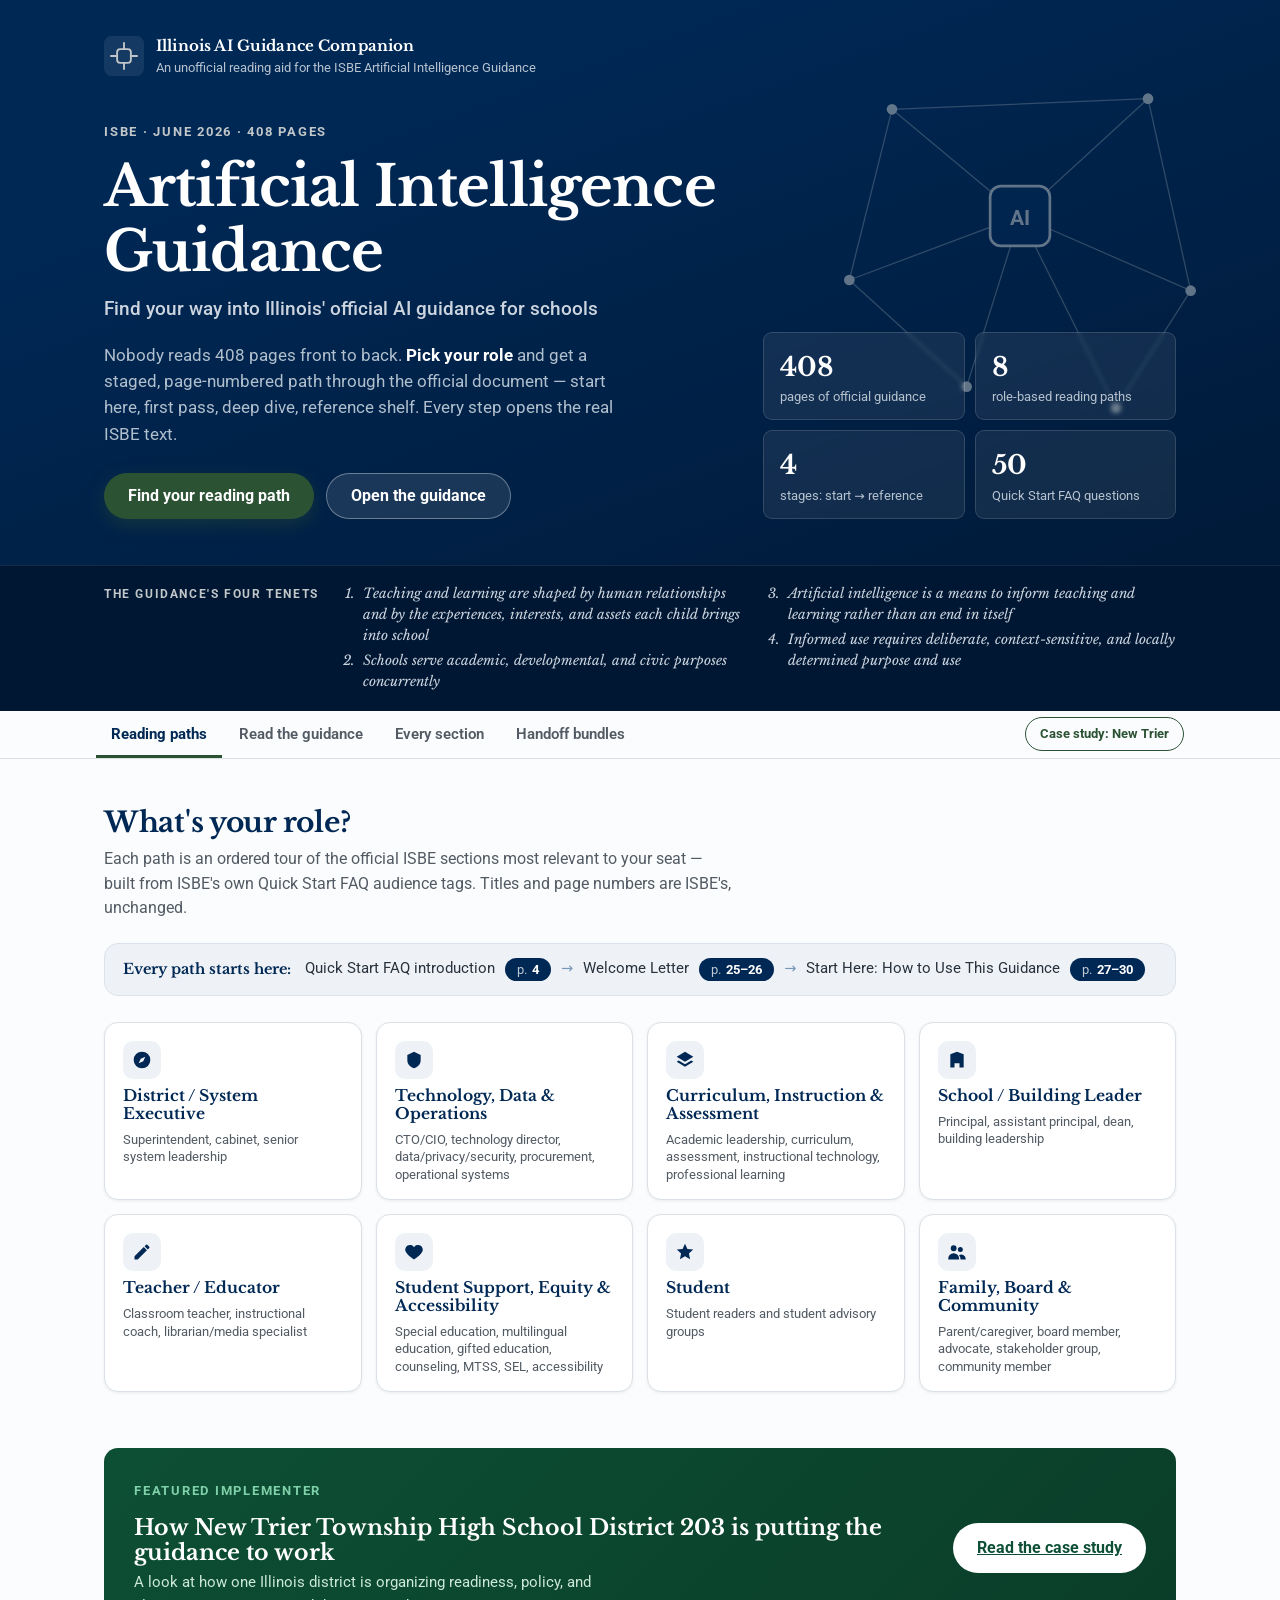
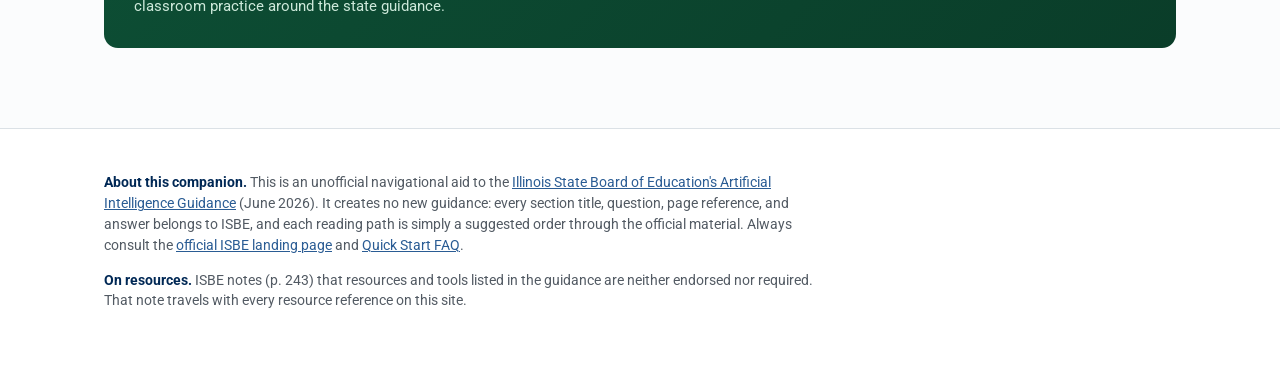
<file: index.html>
<!doctype html>
<html lang="en">
<head>
  <meta charset="utf-8">
  <meta name="viewport" content="width=device-width, initial-scale=1">
  <title>Illinois AI Guidance Companion — Find Your Reading Path</title>
  <meta name="description" content="An unofficial navigational companion to the Illinois State Board of Education's Artificial Intelligence Guidance (June 2026). Pick your role for a page-numbered reading path into the official 408-page document.">
  <link rel="icon" href="data:image/svg+xml,%3Csvg xmlns='http://www.w3.org/2000/svg' viewBox='0 0 64 64'%3E%3Crect width='64' height='64' rx='12' fill='%23002855'/%3E%3Crect x='20' y='20' width='24' height='24' rx='5' fill='none' stroke='%23c1c6c8' stroke-width='3'/%3E%3Cpath d='M32 8v12M32 44v12M8 32h12M44 32h12' stroke='%23c1c6c8' stroke-width='3'/%3E%3C/svg%3E">
  <link rel="preconnect" href="https://fonts.googleapis.com">
  <link rel="preconnect" href="https://fonts.gstatic.com" crossorigin>
  <link href="https://fonts.googleapis.com/css2?family=Libre+Baskerville:ital,wght@0,400;0,700;1,400&family=Roboto:ital,wght@0,400;0,500;0,700;1,400&display=swap" rel="stylesheet">
  <link rel="stylesheet" href="styles.css">
</head>
<body>

  <!-- ===================== HERO ===================== -->
  <header class="hero">
    <svg class="hero__bg" viewBox="0 0 600 480" fill="none" aria-hidden="true">
      <g stroke="#c1c6c8" stroke-width="1.2" opacity=".5">
        <path d="M300 240 L180 140 M300 240 L420 130 M300 240 L140 300 M300 240 L460 310 M300 240 L250 400 M300 240 L390 420 M180 140 L420 130 M140 300 L250 400 M460 310 L390 420 M180 140 L140 300 M420 130 L460 310"/>
      </g>
      <g fill="#c1c6c8">
        <circle cx="180" cy="140" r="5"/><circle cx="420" cy="130" r="5"/><circle cx="140" cy="300" r="5"/>
        <circle cx="460" cy="310" r="5"/><circle cx="250" cy="400" r="5"/><circle cx="390" cy="420" r="5"/>
      </g>
      <rect x="272" y="212" width="56" height="56" rx="10" stroke="#c1c6c8" stroke-width="2.5" fill="#002855"/>
      <text x="300" y="248" text-anchor="middle" fill="#c1c6c8" font-family="Roboto, sans-serif" font-weight="700" font-size="20">AI</text>
    </svg>

    <div class="hero__inner">
      <div class="brand">
        <svg class="brand__mark" viewBox="0 0 64 64" aria-hidden="true">
          <rect width="64" height="64" rx="12" fill="rgba(255,255,255,.08)"/>
          <rect x="21" y="21" width="22" height="22" rx="5" fill="none" stroke="#c1c6c8" stroke-width="3"/>
          <path d="M32 10v11M32 43v11M10 32h11M43 32h11" stroke="#c1c6c8" stroke-width="3"/>
        </svg>
        <div>
          <b>Illinois AI Guidance Companion</b>
          <span>An unofficial reading aid for the ISBE Artificial Intelligence Guidance</span>
        </div>
      </div>

      <div class="hero__lead">
        <div>
          <span class="kicker">ISBE · June 2026 · 408 pages</span>
          <h1>Artificial Intelligence Guidance</h1>
          <p class="subtitle">Find your way into Illinois' official AI guidance for schools</p>
          <p class="lede">Nobody reads 408 pages front to back. <b>Pick your role</b> and get a
            staged, page-numbered path through the official document — start here, first pass,
            deep dive, reference shelf. Every step opens the real ISBE text.</p>
          <div class="hero-actions">
            <button class="btn btn--gold" data-go="paths">Find your reading path</button>
            <button class="btn btn--ghost" data-go="read">Open the guidance</button>
          </div>
        </div>
        <div class="stats" id="stats" aria-label="At a glance"></div>
      </div>
    </div>

    <div class="tenets">
      <div class="tenets__inner">
        <span class="tenets__label">The guidance's four tenets</span>
        <ol id="tenets"></ol>
      </div>
    </div>
  </header>

  <!-- ===================== NAV ===================== -->
  <nav class="nav" aria-label="Sections">
    <div class="nav__inner">
      <div class="tabs" role="tablist" aria-label="Companion modes">
        <button class="tab" role="tab" id="tab-paths"   aria-controls="paths"   data-tab="paths"   aria-selected="true">Reading paths</button>
        <button class="tab" role="tab" id="tab-read"    aria-controls="read"    data-tab="read"    aria-selected="false">Read the guidance</button>
        <button class="tab" role="tab" id="tab-explore" aria-controls="explore" data-tab="explore" aria-selected="false">Every section</button>
        <button class="tab" role="tab" id="tab-bundles" aria-controls="bundles" data-tab="bundles" aria-selected="false">Handoff bundles</button>
      </div>
      <a class="nav-cta" href="newtrier.html">Case study: New Trier</a>
    </div>
  </nav>

  <main>
    <!-- READING PATHS -->
    <section class="panel is-active" id="paths" role="tabpanel" aria-labelledby="tab-paths">
      <div class="panel-head">
        <h2>What's your role?</h2>
        <p>Each path is an ordered tour of the official ISBE sections most relevant to your seat —
          built from ISBE's own Quick Start FAQ audience tags. Titles and page numbers are ISBE's, unchanged.</p>
      </div>
      <div class="orientation" id="orientation"></div>
      <div class="rolegrid" id="rolegrid" role="group" aria-label="Roles"></div>
      <div id="roledetail" class="roledetail" aria-live="polite"></div>

      <div class="nt-band">
        <div>
          <span class="kicker">Featured implementer</span>
          <h3>How New Trier Township High School District 203 is putting the guidance to work</h3>
          <p>A look at how one Illinois district is organizing readiness, policy, and classroom practice
            around the state guidance.</p>
        </div>
        <a class="btn" href="newtrier.html">Read the case study</a>
      </div>
    </section>

    <!-- READ THE GUIDANCE -->
    <section class="panel" id="read" role="tabpanel" aria-labelledby="tab-read" hidden>
      <div class="panel-head">
        <h2>Read the guidance</h2>
        <p>The complete official document, right here. Page links across this site jump straight to the
          right page. You can also <a id="open-direct" href="view.html" target="_blank" rel="noopener">open the full document in its own tab</a>
          or <a href="AIGuidance.pdf" download>download the source PDF</a>.</p>
      </div>
      <div class="reader-bar">
        <div class="reader-nav">
          <button class="rbtn" id="prevpage" aria-label="Previous page">‹</button>
          <input id="pagenum" inputmode="numeric" pattern="[0-9]*" aria-label="Page number" value="1">
          <span class="reader-total">of <span id="pagecount">408</span></span>
          <button class="rbtn" id="nextpage" aria-label="Next page">›</button>
        </div>
        <div class="reader-route" id="reader-route" hidden>
          <span class="rr-pos" id="rr-pos"></span>
          <span class="rr-label" id="rr-label"></span>
          <button class="rbtn rbtn--stop" id="nextstop" type="button"></button>
        </div>
        <div class="reader-spacer"></div>
        <a class="reader-open" id="open-at-page" href="view.html" target="_blank" rel="noopener">Open this page in a new tab ↗</a>
      </div>
      <div class="reader-page" id="reader-page">
        <div class="reader-frame" id="reader-frame">
          <div class="reader-msg" id="reader-msg">Loading the guidance…</div>
        </div>
      </div>
      <div class="pageturn">
        <button class="ptbtn" id="pt-prev" type="button">‹ Previous page</button>
        <span class="pt-label" id="pt-label">Page 1 of 408</span>
        <button class="ptbtn" id="pt-next" type="button">Next page ›</button>
      </div>
      <div class="pathstrip" id="pathstrip" hidden>
        <div class="pathstrip__head">
          <b id="ps-title">Your first pass</b>
          <button class="rbtn rbtn--stop" id="nextstop2" type="button"></button>
        </div>
        <ol class="pathstrip__list" id="ps-list"></ol>
        <p class="pathstrip__foot">Want a different route? <button type="button" class="linklike" data-openrole-current>Back to your full path</button> or <button type="button" class="linklike" id="ps-allroles">pick another role</button>.</p>
      </div>
    </section>

    <!-- EXPLORE EVERY SECTION -->
    <section class="panel" id="explore" role="tabpanel" aria-labelledby="tab-explore" hidden>
      <div class="panel-head">
        <h2>Every section, every appendix</h2>
        <p>The complete structure of the official document with exact titles and page ranges.
          A curated path is a starting point — everything below is always reachable.</p>
      </div>
      <div class="explore-tools">
        <label class="search">
          <svg width="17" height="17" viewBox="0 0 24 24" fill="none" stroke="currentColor" stroke-width="2" aria-hidden="true"><circle cx="11" cy="11" r="7"/><path d="m21 21-4.3-4.3"/></svg>
          <input id="search" type="search" placeholder="Search sections and appendices…" aria-label="Search sections and appendices">
        </label>
      </div>
      <div id="explorelist"></div>
    </section>

    <!-- HANDOFF BUNDLES -->
    <section class="panel" id="bundles" role="tabpanel" aria-labelledby="tab-bundles" hidden>
      <div class="panel-head">
        <h2>Send this to…</h2>
        <p>Stable handoff bundles for cross-functional work. Each link opens the recipient's own
          reading path — the substance is always the official ISBE material.</p>
      </div>
      <div class="bundle-grid" id="bundlegrid"></div>
    </section>
  </main>

  <footer class="foot">
    <div class="foot__inner">
      <p><b>About this companion.</b> This is an unofficial navigational aid to the
        <a id="foot-official" href="#" target="_blank" rel="noopener">Illinois State Board of Education's Artificial Intelligence Guidance</a>
        (June 2026). It creates no new guidance: every section title, question, page reference, and
        answer belongs to ISBE, and each reading path is simply a suggested order through the official
        material. Always consult the
        <a id="foot-landing" href="#" target="_blank" rel="noopener">official ISBE landing page</a> and
        <a id="foot-faq" href="#" target="_blank" rel="noopener">Quick Start FAQ</a>.</p>
      <p id="foot-resnote"></p>
    </div>
  </footer>

  <script src="data.js"></script>
  <script src="app.js"></script>
  <script src="reader.js"></script>
</body>
</html>
</file>
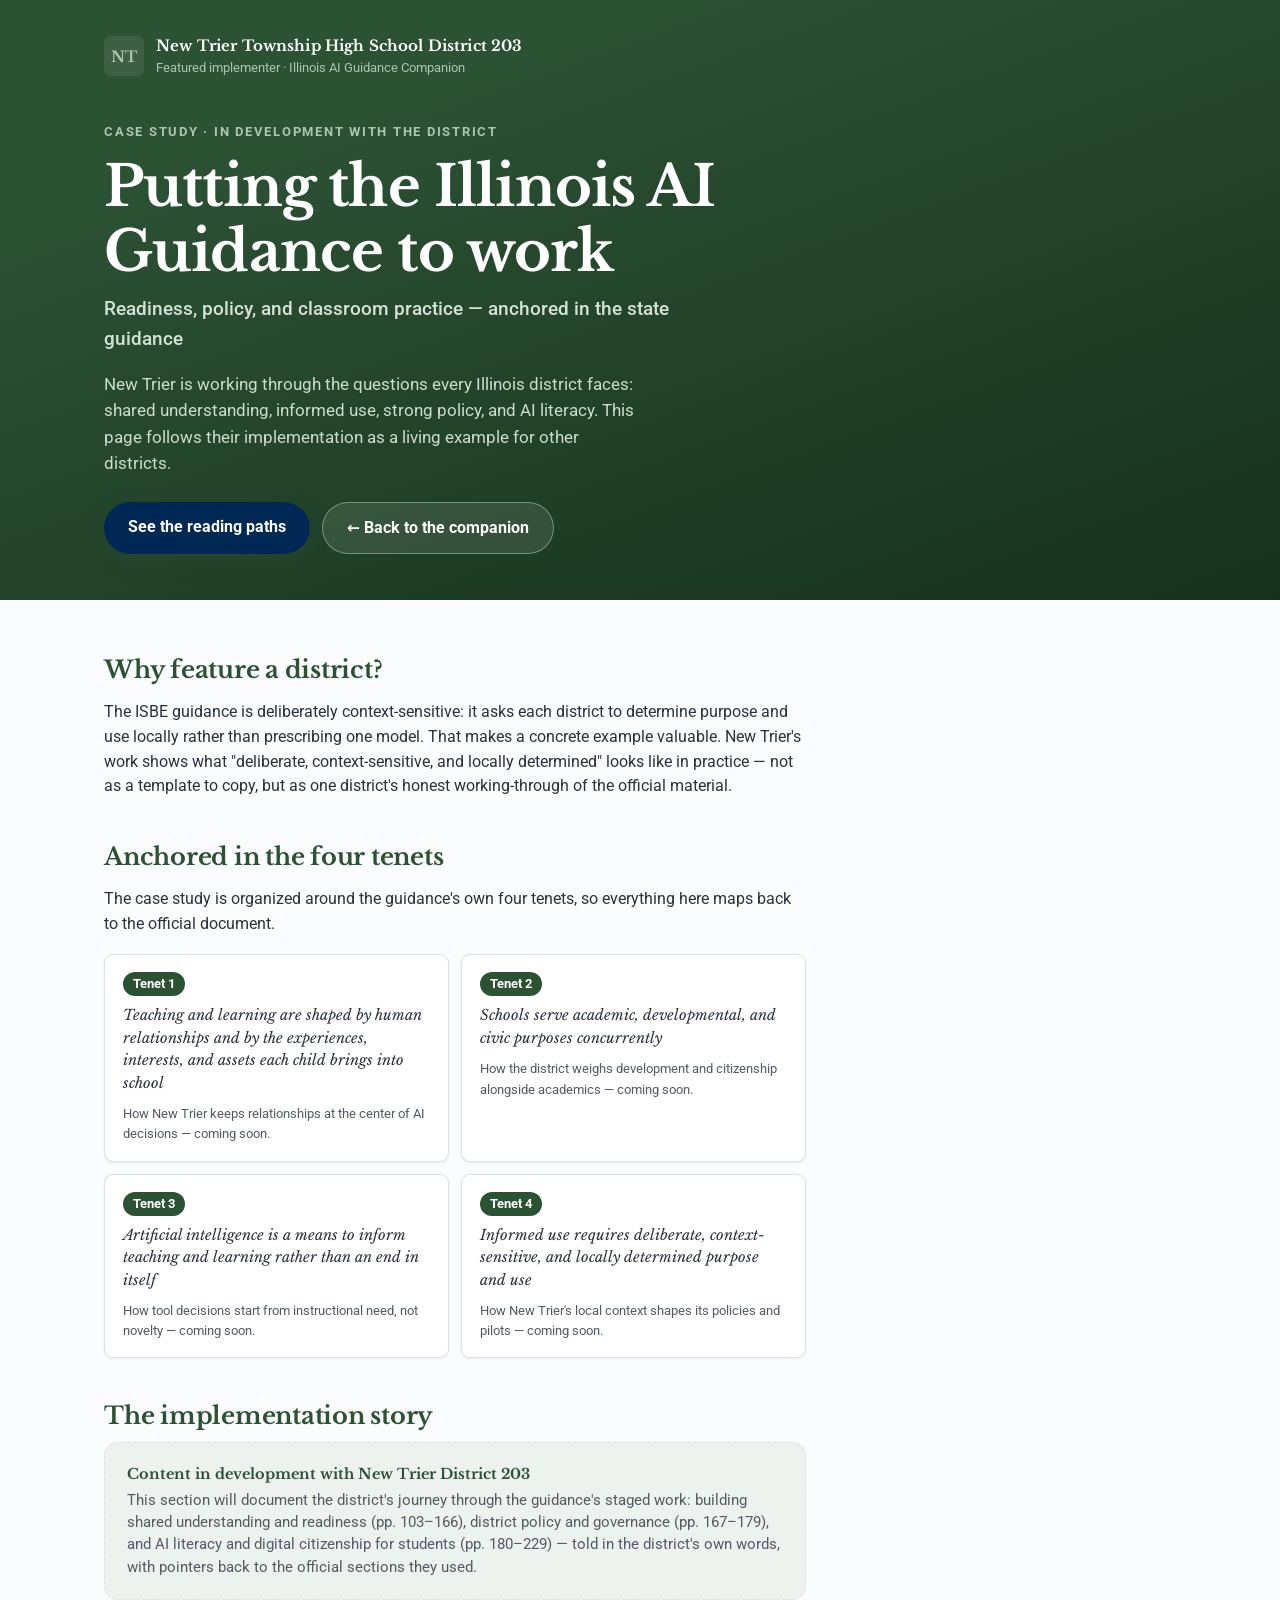
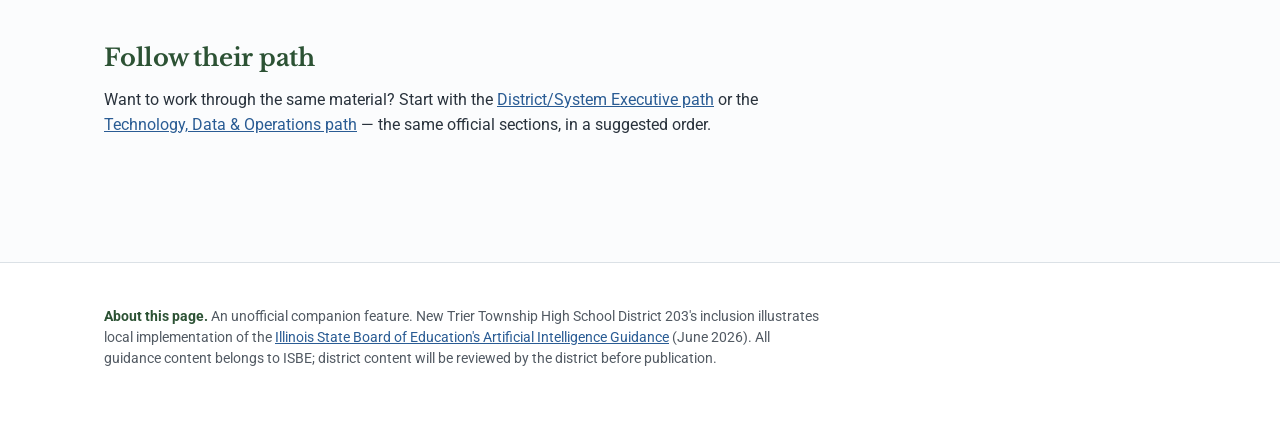
<file: newtrier.html>
<!doctype html>
<html lang="en">
<head>
  <meta charset="utf-8">
  <meta name="viewport" content="width=device-width, initial-scale=1">
  <title>Case Study: New Trier Township High School District 203 — Illinois AI Guidance Companion</title>
  <meta name="description" content="How New Trier Township High School District 203 is organizing readiness, policy, and classroom practice around the Illinois State Board of Education's Artificial Intelligence Guidance.">
  <link rel="icon" href="data:image/svg+xml,%3Csvg xmlns='http://www.w3.org/2000/svg' viewBox='0 0 64 64'%3E%3Crect width='64' height='64' rx='12' fill='%232c5234'/%3E%3Crect x='20' y='20' width='24' height='24' rx='5' fill='none' stroke='%23c1c6c8' stroke-width='3'/%3E%3Cpath d='M32 8v12M32 44v12M8 32h12M44 32h12' stroke='%23c1c6c8' stroke-width='3'/%3E%3C/svg%3E">
  <link rel="preconnect" href="https://fonts.googleapis.com">
  <link rel="preconnect" href="https://fonts.gstatic.com" crossorigin>
  <link href="https://fonts.googleapis.com/css2?family=Libre+Baskerville:ital,wght@0,400;0,700;1,400&family=Roboto:ital,wght@0,400;0,500;0,700;1,400&display=swap" rel="stylesheet">
  <link rel="stylesheet" href="styles.css">
  <style>
    /* New Trier brand overlay — official district tokens:
       secondary green #2C5234 leads on this page; primary navy #002855 accents */
    body.nt {
      --navy: #2c5234;
      --navy-deep: #16301c;
      --navy-soft: #3c6b47;
      --blue: #2a5c94;
      --blue-bright: #aec4b2;
      --sky: #eef2ef;
      --sky-deep: #d9e2da;
      --gold: #002855;          /* district navy as the accent */
      --gold-soft: #e8edf3;
    }
    .nt .kicker { color: #aec4b2; }
    .nt-hero p.lede { color: #ccdccf; }
    .nt-hero .subtitle { color: #d5e2d7; }
    .nt-hero .brand span { color: #aec4b2; }
    .cs-section { margin: 44px 0; max-width: 78ch; }
    .cs-section h2 { color: var(--navy); font-size: 24px; margin-bottom: 12px; letter-spacing: -.01em; }
    .cs-section p { font-size: 16px; }
    .placeholder {
      border: 1.5px dashed var(--sky-deep);
      background: var(--sky);
      border-radius: var(--radius);
      padding: 20px 22px;
      color: var(--ink-soft);
      font-size: 14.5px;
    }
    .placeholder b { color: var(--navy); display: block; font-family: var(--font-display); margin-bottom: 4px; }
    .tenet-grid { display: grid; grid-template-columns: 1fr 1fr; gap: 12px; margin-top: 18px; }
    .tenet-card {
      background: var(--white); border: 1px solid var(--line); border-radius: var(--radius-sm);
      padding: 16px 18px; box-shadow: var(--shadow-soft);
    }
    .tenet-card .n {
      font-family: var(--font-ui); font-weight: 700; font-size: 13px;
      color: var(--white); background: var(--navy);
      border-radius: 999px; padding: 2px 10px; display: inline-block; margin-bottom: 8px;
    }
    .tenet-card p.t { font-family: var(--font-serif); font-style: italic; font-size: 14.5px; margin: 0 0 10px; color: var(--ink); }
    .tenet-card p.d { font-size: 13px; color: var(--ink-soft); margin: 0; }
    @media (max-width: 700px) { .tenet-grid { grid-template-columns: 1fr; } }
  </style>
</head>
<body class="nt">

  <header class="hero nt-hero">
    <div class="hero__inner">
      <div class="brand">
        <svg class="brand__mark" viewBox="0 0 64 64" aria-hidden="true">
          <rect width="64" height="64" rx="12" fill="rgba(255,255,255,.08)"/>
          <text x="32" y="42" text-anchor="middle" fill="#aec4b2" font-family="Libre Baskerville, serif" font-weight="700" font-size="24">NT</text>
        </svg>
        <div>
          <b>New Trier Township High School District 203</b>
          <span>Featured implementer · Illinois AI Guidance Companion</span>
        </div>
      </div>
      <div class="hero__lead">
        <div>
          <span class="kicker">Case study · In development with the district</span>
          <h1>Putting the Illinois AI Guidance to work</h1>
          <p class="subtitle">Readiness, policy, and classroom practice — anchored in the state guidance</p>
          <p class="lede">New Trier is working through the questions every Illinois district faces:
            shared understanding, informed use, strong policy, and AI literacy. This page follows
            their implementation as a living example for other districts.</p>
          <div class="hero-actions">
            <a class="btn btn--gold" href="index.html#role=district-executive" style="text-decoration:none">See the reading paths</a>
            <a class="btn btn--ghost" href="index.html" style="text-decoration:none">← Back to the companion</a>
          </div>
        </div>
      </div>
    </div>
  </header>

  <main>
    <section class="cs-section">
      <h2>Why feature a district?</h2>
      <p>The ISBE guidance is deliberately context-sensitive: it asks each district to determine
        purpose and use locally rather than prescribing one model. That makes a concrete example
        valuable. New Trier's work shows what "deliberate, context-sensitive, and locally
        determined" looks like in practice — not as a template to copy, but as one district's
        honest working-through of the official material.</p>
    </section>

    <section class="cs-section">
      <h2>Anchored in the four tenets</h2>
      <p>The case study is organized around the guidance's own four tenets, so everything here maps
        back to the official document.</p>
      <div class="tenet-grid">
        <div class="tenet-card"><span class="n">Tenet 1</span>
          <p class="t">Teaching and learning are shaped by human relationships and by the experiences, interests, and assets each child brings into school</p>
          <p class="d">How New Trier keeps relationships at the center of AI decisions — coming soon.</p>
        </div>
        <div class="tenet-card"><span class="n">Tenet 2</span>
          <p class="t">Schools serve academic, developmental, and civic purposes concurrently</p>
          <p class="d">How the district weighs development and citizenship alongside academics — coming soon.</p>
        </div>
        <div class="tenet-card"><span class="n">Tenet 3</span>
          <p class="t">Artificial intelligence is a means to inform teaching and learning rather than an end in itself</p>
          <p class="d">How tool decisions start from instructional need, not novelty — coming soon.</p>
        </div>
        <div class="tenet-card"><span class="n">Tenet 4</span>
          <p class="t">Informed use requires deliberate, context-sensitive, and locally determined purpose and use</p>
          <p class="d">How New Trier's local context shapes its policies and pilots — coming soon.</p>
        </div>
      </div>
    </section>

    <section class="cs-section">
      <h2>The implementation story</h2>
      <div class="placeholder">
        <b>Content in development with New Trier District 203</b>
        This section will document the district's journey through the guidance's staged work:
        building shared understanding and readiness (pp. 103–166), district policy and governance
        (pp. 167–179), and AI literacy and digital citizenship for students (pp. 180–229) — told in
        the district's own words, with pointers back to the official sections they used.
      </div>
    </section>

    <section class="cs-section">
      <h2>Follow their path</h2>
      <p>Want to work through the same material? Start with the
        <a href="index.html#role=district-executive">District/System Executive path</a> or the
        <a href="index.html#role=technology-operations">Technology, Data &amp; Operations path</a> —
        the same official sections, in a suggested order.</p>
    </section>
  </main>

  <footer class="foot">
    <div class="foot__inner">
      <p><b>About this page.</b> An unofficial companion feature. New Trier Township High School
        District 203's inclusion illustrates local implementation of the
        <a href="https://www.isbe.net/AIGuidance" target="_blank" rel="noopener">Illinois State Board of Education's Artificial Intelligence Guidance</a>
        (June 2026). All guidance content belongs to ISBE; district content will be reviewed by the
        district before publication.</p>
    </div>
  </footer>

</body>
</html>
</file>
<file: styles.css>
/* Illinois AI Guidance Companion — design system.
   Palette and typography match New Trier Township High School District 203
   (newtrier.k12.il.us): primary navy #002855, secondary green #2C5234,
   tertiary silver #C1C6C8, Libre Baskerville headings, Roboto body.
   Edit tokens in :root to restyle the whole site. */

:root {
  --navy: #002855;
  --navy-deep: #001733;
  --navy-soft: #0e4178;
  --blue: #2a5c94;
  --blue-bright: #c1c6c8;
  --sky: #eef2f6;
  --sky-deep: #dbe2ea;
  --paper: #fbfcfd;
  --ink: #29323c;
  --ink-soft: #525a63;
  --gold: #2c5234;
  --gold-soft: #ebf0eb;
  --line: #dbe1e6;
  --white: #ffffff;
  --green: #2c5234;

  --font-display: "Libre Baskerville", Georgia, serif;
  --font-body: "Roboto", system-ui, sans-serif;
  --font-serif: "Libre Baskerville", Georgia, serif;
  --font-ui: "Roboto", system-ui, sans-serif;

  --radius: 14px;
  --radius-sm: 9px;
  --shadow: 0 1px 2px rgba(0, 42, 68, .06), 0 8px 28px rgba(0, 42, 68, .09);
  --shadow-soft: 0 1px 3px rgba(0, 42, 68, .08);
  --maxw: 1120px;
}

* { box-sizing: border-box; }
html { scroll-behavior: smooth; }
body {
  margin: 0;
  font-family: var(--font-body);
  font-size: 16px;
  line-height: 1.55;
  color: var(--ink);
  background: var(--paper);
  -webkit-font-smoothing: antialiased;
}
h1, h2, h3, h4 { font-family: var(--font-display); line-height: 1.15; margin: 0; }
a { color: var(--blue); }
button { font-family: inherit; cursor: pointer; }
.hidden { position: absolute; left: -9999px; height: 1px; width: 1px; overflow: hidden; }

:focus-visible { outline: 3px solid var(--gold); outline-offset: 2px; }

/* ===================== Hero ===================== */
.hero {
  position: relative;
  background: linear-gradient(160deg, var(--navy) 20%, var(--navy-deep) 100%);
  color: var(--white);
  overflow: hidden;
}
.hero__bg {
  position: absolute; right: -60px; top: -40px; width: 640px; max-width: 80vw;
  opacity: .5; pointer-events: none;
}
.hero__inner {
  position: relative;
  max-width: var(--maxw);
  margin: 0 auto;
  padding: 34px 24px 46px;
}
.brand {
  display: flex; align-items: center; gap: 12px;
  font-size: 14px; margin-bottom: 40px;
}
.brand__mark {
  width: 40px; height: 40px; flex: none;
}
.brand b { display: block; font-family: var(--font-display); font-size: 15px; letter-spacing: .01em; }
.brand span { color: #b6c2ce; font-size: 12.5px; }

.hero__lead { display: grid; grid-template-columns: 1.5fr 1fr; gap: 40px; align-items: end; }
.kicker {
  display: inline-block;
  font-size: 12.5px; font-weight: 700; letter-spacing: .14em; text-transform: uppercase;
  color: var(--blue-bright);
  margin-bottom: 14px;
}
.hero h1 {
  font-size: clamp(34px, 5.2vw, 56px);
  font-weight: 700;
  letter-spacing: -.015em;
  margin-bottom: 10px;
}
.subtitle { font-size: 19px; color: #ccd5df; margin: 0 0 4px; font-weight: 500; }
.lede {
  font-size: 17px; color: #b0bfcd; max-width: 54ch; margin: 18px 0 26px;
}
.lede b { color: var(--white); }
.hero-actions { display: flex; gap: 12px; flex-wrap: wrap; }
.btn {
  border: 0; border-radius: 999px;
  padding: 13px 24px;
  font-size: 15.5px; font-weight: 700; font-family: var(--font-ui);
  transition: transform .12s ease, box-shadow .12s ease;
}
.btn:hover { transform: translateY(-1px); }
.btn--gold { background: var(--gold); color: var(--white); box-shadow: 0 6px 18px rgba(44, 82, 52, .4); }
.btn--ghost { background: rgba(255,255,255,.1); color: var(--white); border: 1px solid rgba(255,255,255,.35); }

.stats { display: grid; grid-template-columns: 1fr 1fr; gap: 10px; }
.stat {
  background: rgba(255,255,255,.07);
  border: 1px solid rgba(255,255,255,.14);
  border-radius: var(--radius-sm);
  padding: 14px 16px;
  backdrop-filter: blur(2px);
}
.stat b { display: block; font-family: var(--font-display); font-size: 26px; font-weight: 700; color: var(--white); }
.stat span { font-size: 12.5px; color: #b6c2ce; line-height: 1.3; display: block; margin-top: 2px; }

/* Tenet strip */
.tenets {
  background: var(--navy-deep);
  border-top: 1px solid rgba(255,255,255,.08);
  color: #ccd5df;
}
.tenets__inner {
  max-width: var(--maxw); margin: 0 auto; padding: 18px 24px;
  display: grid; grid-template-columns: auto 1fr; gap: 6px 22px; align-items: baseline;
}
.tenets__label {
  font-size: 11.5px; font-weight: 700; letter-spacing: .14em; text-transform: uppercase;
  color: var(--blue-bright); white-space: nowrap;
}
.tenets ol { margin: 0; padding: 0 0 0 18px; font-size: 13.5px; columns: 2; column-gap: 34px; font-family: var(--font-serif); font-style: italic; }
.tenets li { margin-bottom: 4px; padding-left: 4px; break-inside: avoid; }

/* ===================== Nav ===================== */
.nav {
  position: sticky; top: 0; z-index: 50;
  background: rgba(250, 252, 254, .92);
  backdrop-filter: blur(10px);
  border-bottom: 1px solid var(--line);
}
.nav__inner {
  max-width: var(--maxw); margin: 0 auto; padding: 0 16px;
  display: flex; align-items: center; gap: 10px;
}
.tabs { display: flex; gap: 2px; overflow-x: auto; scrollbar-width: none; flex: 1; }
.tabs::-webkit-scrollbar { display: none; }
.tab {
  border: 0; background: none;
  padding: 15px 15px 12px;
  font-size: 14.5px; font-weight: 600; color: var(--ink-soft);
  border-bottom: 3px solid transparent;
  white-space: nowrap;
}
.tab[aria-selected="true"] { color: var(--navy); border-bottom-color: var(--gold); font-weight: 700; }
.tab:hover { color: var(--navy); }
.nav-cta {
  flex: none; font-size: 13px; font-weight: 700; text-decoration: none;
  color: var(--green); border: 1.5px solid currentColor; border-radius: 999px;
  padding: 6px 14px; white-space: nowrap;
}
.nav-cta:hover { background: var(--green); color: var(--white); }

/* ===================== Layout ===================== */
main { max-width: var(--maxw); margin: 0 auto; padding: 12px 24px 80px; }
.panel { display: none; }
.panel.is-active { display: block; }
.panel-head { margin: 36px 0 22px; max-width: 70ch; }
.panel-head h2 { font-size: 28px; font-weight: 700; color: var(--navy); letter-spacing: -.01em; }
.panel-head p { color: var(--ink-soft); margin: 8px 0 0; font-size: 16px; }

/* Orientation strip */
.orientation {
  display: flex; flex-wrap: wrap; align-items: center; gap: 8px 10px;
  background: var(--sky);
  border: 1px solid var(--sky-deep);
  border-radius: var(--radius);
  padding: 14px 18px;
  font-size: 14.5px;
  margin-bottom: 26px;
}
.orientation b { color: var(--navy); font-family: var(--font-display); margin-right: 4px; }
.orientation .arrow { color: var(--blue); opacity: .6; }

/* Page pill — the atomic "open the PDF here" control */
.pagepill {
  display: inline-flex; align-items: center; gap: 5px;
  border: 0; border-radius: 999px;
  background: var(--navy);
  color: var(--white);
  font-size: 12.5px; font-weight: 700; font-family: var(--font-ui);
  padding: 4px 12px;
  white-space: nowrap;
  transition: background .12s ease;
}
.pagepill::before { content: "p. "; font-weight: 400; opacity: .75; }
.pagepill:hover { background: var(--green); }

/* ===================== Role cards ===================== */
.rolegrid {
  display: grid; grid-template-columns: repeat(4, 1fr); gap: 14px;
}
.rolecard {
  text-align: left;
  background: var(--white);
  border: 1px solid var(--line);
  border-radius: var(--radius);
  padding: 18px 18px 16px;
  box-shadow: var(--shadow-soft);
  transition: transform .12s ease, box-shadow .12s ease, border-color .12s ease;
  display: flex; flex-direction: column; gap: 8px;
}
.rolecard:hover { transform: translateY(-2px); box-shadow: var(--shadow); border-color: var(--blue); }
.rolecard[aria-pressed="true"] { border-color: var(--navy); box-shadow: inset 0 0 0 1.5px var(--navy), var(--shadow-soft); }
.rolecard .icon {
  width: 38px; height: 38px; border-radius: 10px;
  background: var(--sky); color: var(--navy);
  display: grid; place-items: center;
}
.rolecard[aria-pressed="true"] .icon { background: var(--navy); color: var(--white); }
.rolecard h3 { font-size: 15.5px; font-weight: 700; color: var(--navy); }
.rolecard p { margin: 0; font-size: 12.5px; color: var(--ink-soft); line-height: 1.4; }

/* Branch chooser (Family / Board / Advocate) */
.branch {
  margin-top: 22px;
  background: var(--sky);
  border: 1px solid var(--sky-deep);
  border-radius: var(--radius);
  padding: 20px;
}
.branch h3 { color: var(--navy); font-size: 17px; margin-bottom: 4px; }
.branch p { color: var(--ink-soft); font-size: 14px; margin: 0 0 14px; }
.branch__opts { display: grid; grid-template-columns: repeat(3, 1fr); gap: 12px; }

/* ===================== Role detail ===================== */
.roledetail { margin-top: 26px; }
.role-banner {
  position: relative;
  background: linear-gradient(135deg, var(--navy), var(--navy-soft));
  color: var(--white);
  border-radius: var(--radius) var(--radius) 0 0;
  padding: 26px 28px 22px;
  overflow: hidden;
}
.role-banner::after {
  content: ""; position: absolute; inset: 0;
  background-image: radial-gradient(rgba(255,255,255,.14) 1px, transparent 1.5px);
  background-size: 22px 22px;
  pointer-events: none;
}
.role-banner h3 { font-size: 24px; font-weight: 700; position: relative; z-index: 1; }
.role-banner .includes { position: relative; z-index: 1; color: #b0bfcd; font-size: 14.5px; margin: 6px 0 0; }
.role-banner .backlink {
  position: relative; z-index: 1;
  display: inline-block; margin-bottom: 10px;
  color: #a7b9cb; font-size: 13px; text-decoration: none; font-weight: 600;
}
.role-banner .backlink:hover { color: var(--white); }

.role-body {
  background: var(--white);
  border: 1px solid var(--line); border-top: 0;
  border-radius: 0 0 var(--radius) var(--radius);
  padding: 8px 28px 26px;
  box-shadow: var(--shadow-soft);
}

/* Grade band picker */
.gradebands {
  display: flex; align-items: center; gap: 8px; flex-wrap: wrap;
  margin: 18px 0 4px;
  padding: 12px 16px;
  background: var(--gold-soft);
  border: 1px solid #cfdccf;
  border-radius: var(--radius-sm);
  font-size: 14px;
}
.gradebands b { font-family: var(--font-ui); font-weight: 700; color: var(--navy); margin-right: 2px; }
.gbbtn {
  border: 1.5px solid var(--navy); background: var(--white); color: var(--navy);
  border-radius: 999px; padding: 5px 14px; font-size: 13px; font-weight: 700;
}
.gbbtn[aria-pressed="true"] { background: var(--navy); color: var(--white); }

/* Stages */
.stage { border-bottom: 1px solid var(--line); }
.stage:last-child { border-bottom: 0; }
.stage__head {
  width: 100%;
  display: flex; align-items: center; gap: 14px;
  background: none; border: 0;
  padding: 18px 4px;
  text-align: left;
}
.stage__num {
  flex: none; width: 30px; height: 30px; border-radius: 999px;
  display: grid; place-items: center;
  font-family: var(--font-ui); font-weight: 700; font-size: 14px;
  background: var(--sky); color: var(--navy);
}
.stage.is-open .stage__num { background: var(--gold); color: var(--white); }
.stage__title { flex: 1; }
.stage__title h4 { font-size: 17px; font-weight: 700; color: var(--navy); }
.stage__title p { margin: 2px 0 0; font-size: 13px; color: var(--ink-soft); }
.stage__chev { flex: none; color: var(--blue); transition: transform .16s ease; }
.stage.is-open .stage__chev { transform: rotate(180deg); }
.stage__body { display: none; padding: 0 4px 20px 48px; }
.stage.is-open .stage__body { display: block; }

/* Route steps */
.route-list { list-style: none; margin: 0; padding: 0; counter-reset: step; }
.route-list li {
  counter-increment: step;
  display: flex; align-items: baseline; gap: 12px;
  padding: 9px 0;
  border-bottom: 1px dashed var(--line);
  font-size: 15px;
}
.route-list li:last-child { border-bottom: 0; }
.route-list li::before {
  content: counter(step);
  flex: none;
  font-family: var(--font-display); font-weight: 700; font-size: 13px;
  color: var(--blue);
  width: 20px;
}
.route-list .rl-label { flex: 1; }
.route-list .rl-sub { display: block; font-size: 12.5px; color: var(--ink-soft); margin-top: 2px; }

/* FAQ entries */
.faq-list { list-style: none; margin: 0; padding: 0; }
.faq-list li {
  display: flex; align-items: baseline; gap: 12px;
  padding: 9px 0; border-bottom: 1px dashed var(--line);
  font-size: 15px;
}
.faq-list li:last-child { border-bottom: 0; }
.faq-q {
  flex: none;
  font-family: var(--font-ui); font-weight: 700; font-size: 12.5px;
  color: var(--white); background: var(--blue);
  border-radius: 6px; padding: 2px 8px;
}
.faq-list .rl-label { flex: 1; }
.faq-note { font-size: 13px; color: var(--ink-soft); font-style: italic; margin: 10px 0 0; }

/* Send along */
.send-grid { display: grid; grid-template-columns: 1fr 1fr; gap: 12px; }
.sendcard {
  background: var(--sky);
  border: 1px solid var(--sky-deep);
  border-radius: var(--radius-sm);
  padding: 14px 16px;
  font-size: 14px;
}
.sendcard b { display: block; font-family: var(--font-display); color: var(--navy); font-size: 14.5px; }
.sendcard p { margin: 4px 0 10px; color: var(--ink-soft); font-size: 13px; }
.sendcard .pages { font-size: 12px; color: var(--navy); font-weight: 600; }
.sendcard__actions { display: flex; gap: 8px; margin-top: 10px; flex-wrap: wrap; }
.mini-btn {
  border: 1.5px solid var(--navy); background: var(--white); color: var(--navy);
  border-radius: 999px; padding: 5px 13px; font-size: 12.5px; font-weight: 700;
}
.mini-btn:hover { background: var(--navy); color: var(--white); }
.mini-btn--solid { background: var(--navy); color: var(--white); }
.mini-btn--solid:hover { background: var(--blue); border-color: var(--blue); }

/* Resource non-endorsement note */
.resnote {
  display: flex; gap: 10px; align-items: flex-start;
  margin: 14px 0 0;
  padding: 11px 14px;
  background: var(--gold-soft);
  border-left: 3px solid var(--gold);
  border-radius: 0 var(--radius-sm) var(--radius-sm) 0;
  font-size: 12.5px; color: #33463a;
}

/* Population anchors */
.pop-grid { display: flex; flex-wrap: wrap; gap: 8px; margin-top: 4px; }
.pop-chip {
  display: inline-flex; align-items: center; gap: 8px;
  background: var(--white); border: 1px solid var(--line);
  border-radius: 999px; padding: 6px 8px 6px 14px;
  font-size: 13px; font-weight: 600; color: var(--navy);
}

/* ===================== Reader ===================== */
.reader-bar {
  display: flex; align-items: center; gap: 10px; flex-wrap: wrap;
  background: var(--white);
  border: 1px solid var(--line);
  border-radius: var(--radius);
  padding: 10px 14px;
  box-shadow: var(--shadow-soft);
  position: sticky; top: 52px; z-index: 30;
}
.reader-nav { display: flex; align-items: center; gap: 6px; }
.rbtn {
  border: 1px solid var(--line); background: var(--white); color: var(--navy);
  border-radius: var(--radius-sm); padding: 7px 12px; font-size: 14px; font-weight: 700;
}
.rbtn:hover { border-color: var(--blue); color: var(--blue); }
.rbtn:disabled { opacity: .35; cursor: default; }
#pagenum {
  width: 62px; text-align: center;
  border: 1px solid var(--line); border-radius: var(--radius-sm);
  padding: 7px 4px; font-size: 14px; font-weight: 700; color: var(--navy);
  font-family: var(--font-ui);
}
.reader-total { font-size: 13.5px; color: var(--ink-soft); white-space: nowrap; }
.reader-spacer { flex: 1; }
.reader-open { font-size: 13px; font-weight: 600; white-space: nowrap; }

/* Route awareness: which stop of your path you're in, and one button forward */
.reader-route {
  display: flex; align-items: center; gap: 10px; min-width: 0;
  border-left: 1px solid var(--line); padding-left: 12px;
}
.rr-pos {
  flex: none; font-size: 11.5px; font-weight: 700; letter-spacing: .08em; text-transform: uppercase;
  color: var(--green); white-space: nowrap;
}
.rr-label {
  font-size: 13px; color: var(--ink-soft);
  overflow: hidden; text-overflow: ellipsis; white-space: nowrap; max-width: 30ch;
}
.rbtn--stop { background: var(--navy); color: var(--white); border-color: var(--navy); white-space: nowrap; }
.rbtn--stop:hover { background: var(--green); border-color: var(--green); color: var(--white); }
.rbtn--stop:disabled { background: var(--sky); color: var(--green); border-color: var(--sky); opacity: 1; }

/* One page at a time: the reader stays a well-behaved block in the site —
   scroll past it and the path strip and the rest of the companion follow. */
.reader-page {
  margin-top: 16px;
  background: #45575f;
  border-radius: var(--radius);
  padding: 16px 12px;
  display: flex; justify-content: center;
}
.reader-frame {
  width: min(100%, 760px);
  aspect-ratio: 612 / 792;
  background: var(--white);
  box-shadow: 0 4px 24px rgba(0,0,0,.35);
  position: relative;
  overflow: hidden;
  display: grid; place-items: center;
}
.reader-frame canvas { display: block; width: 100%; height: auto; }
.reader-frame.is-loading::after {
  content: "";
  position: absolute; inset: 0;
  background: linear-gradient(100deg, rgba(244,246,248,.9) 30%, rgba(233,237,241,.9) 50%, rgba(244,246,248,.9) 70%);
  background-size: 220% 100%;
  animation: rf-sh 1.3s linear infinite;
}
@keyframes rf-sh { to { background-position: -220% 0; } }
.reader-msg { color: #55636e; font-size: 14.5px; text-align: center; max-width: 46ch; margin: auto; padding: 20px; }
.reader-msg a { color: var(--blue); }

/* Page-turn bar under the page */
.pageturn {
  display: flex; align-items: center; justify-content: space-between; gap: 10px;
  margin-top: 10px;
}
.ptbtn {
  border: 1px solid var(--line); background: var(--white); color: var(--navy);
  border-radius: 999px; padding: 10px 20px;
  font-size: 14px; font-weight: 700; font-family: var(--font-ui);
  box-shadow: var(--shadow-soft);
}
.ptbtn:hover { border-color: var(--green); color: var(--green); }
.ptbtn:disabled { opacity: .35; cursor: default; }
.pt-label { font-size: 13.5px; color: var(--ink-soft); white-space: nowrap; }

/* Your-path strip: the natural way from one stop to the next */
.pathstrip {
  margin-top: 26px;
  background: var(--white);
  border: 1px solid var(--line);
  border-radius: var(--radius);
  padding: 18px 20px;
  box-shadow: var(--shadow-soft);
}
.pathstrip__head {
  display: flex; align-items: center; justify-content: space-between; gap: 12px;
  margin-bottom: 12px;
}
.pathstrip__head b { font-family: var(--font-display); color: var(--navy); font-size: 16px; }
.pathstrip__list { list-style: none; margin: 0; padding: 0; }
.ps-stop { border-bottom: 1px dashed var(--line); }
.ps-stop:last-child { border-bottom: 0; }
.ps-jump {
  width: 100%; display: flex; align-items: center; gap: 12px;
  background: none; border: 0; text-align: left;
  padding: 9px 6px; border-radius: var(--radius-sm);
  font-size: 14.5px; color: var(--ink);
}
.ps-jump:hover { background: var(--sky); }
.ps-n {
  flex: none; width: 24px; height: 24px; border-radius: 999px;
  display: grid; place-items: center;
  background: var(--sky); color: var(--navy);
  font: 700 12px var(--font-ui);
}
.ps-t { flex: 1; }
.ps-p { flex: none; font: 700 12.5px var(--font-ui); color: var(--navy); }
.ps-stop.is-past .ps-t, .ps-stop.is-past .ps-p { color: var(--ink-soft); }
.ps-stop.is-past .ps-n { background: var(--gold-soft); color: var(--green); }
.ps-stop.is-past .ps-n::before { content: "✓"; }
.ps-stop.is-past .ps-n { font-size: 0; }
.ps-stop.is-past .ps-n::before { font-size: 12px; }
.ps-stop.is-current .ps-jump { background: var(--sky); }
.ps-stop.is-current .ps-n { background: var(--green); color: var(--white); }
.ps-stop.is-current .ps-t { font-weight: 700; color: var(--navy); }
.pathstrip__foot { margin: 12px 0 0; font-size: 13px; color: var(--ink-soft); }
.linklike {
  border: 0; background: none; padding: 0;
  color: var(--blue); text-decoration: underline;
  font-size: inherit; font-family: inherit;
}

/* ===================== Explore ===================== */
.explore-tools { display: flex; gap: 10px; margin-bottom: 20px; }
.search {
  flex: 1; display: flex; align-items: center; gap: 8px;
  background: var(--white); border: 1px solid var(--line); border-radius: 999px;
  padding: 9px 18px; color: var(--ink-soft);
}
.search input { border: 0; outline: 0; flex: 1; font-size: 15px; background: none; font-family: inherit; color: var(--ink); }
.chapter { margin-bottom: 26px; }
.chapter > h3 {
  position: relative;
  background: linear-gradient(135deg, var(--navy), var(--navy-soft));
  color: var(--white);
  font-size: 15px; font-weight: 700; letter-spacing: .02em;
  border-radius: var(--radius-sm);
  padding: 11px 18px;
  margin-bottom: 12px;
  overflow: hidden;
}
.chapter > h3::after {
  content: ""; position: absolute; inset: 0;
  background-image: radial-gradient(rgba(255,255,255,.16) 1px, transparent 1.5px);
  background-size: 20px 20px;
}
.sec-grid { display: grid; grid-template-columns: 1fr 1fr; gap: 10px; }
.sec {
  background: var(--white); border: 1px solid var(--line); border-radius: var(--radius-sm);
  padding: 13px 16px;
  display: flex; align-items: baseline; gap: 12px;
  font-size: 14.5px;
}
.sec.is-sub { border-left: 3px solid var(--sky-deep); }
.sec .rl-label { flex: 1; color: var(--ink); }
.empty { color: var(--ink-soft); padding: 30px; text-align: center; }

/* Bundles */
.bundle-grid { display: grid; grid-template-columns: repeat(2, 1fr); gap: 12px; }

/* ===================== New Trier band ===================== */
.nt-band {
  margin-top: 56px;
  background: linear-gradient(135deg, #0d4f35, #0a3d29);
  border-radius: var(--radius);
  color: var(--white);
  padding: 30px;
  display: grid; grid-template-columns: 1fr auto; gap: 20px; align-items: center;
}
.nt-band .kicker { color: #7fd0a8; }
.nt-band h3 { font-size: 22px; font-weight: 700; margin-bottom: 6px; }
.nt-band p { margin: 0; color: #cde9da; font-size: 15px; max-width: 62ch; }
.nt-band .btn { background: var(--white); color: #0d4f35; }

/* ===================== Footer ===================== */
.foot {
  border-top: 1px solid var(--line);
  background: var(--white);
}
.foot__inner {
  max-width: var(--maxw); margin: 0 auto; padding: 30px 24px 40px;
  font-size: 13.5px; color: var(--ink-soft);
}
.foot b { color: var(--navy); }
.foot p { max-width: 90ch; }

/* ===================== Responsive ===================== */
@media (max-width: 960px) {
  .hero__lead { grid-template-columns: 1fr; gap: 26px; }
  .stats { grid-template-columns: repeat(4, 1fr); }
  .rolegrid { grid-template-columns: repeat(2, 1fr); }
  .sec-grid, .send-grid, .bundle-grid { grid-template-columns: 1fr; }
  .tenets ol { columns: 1; }
  .tenets__inner { grid-template-columns: 1fr; }
  .nt-band { grid-template-columns: 1fr; }
}
/* The nav CTA competes with the tab strip for width on small screens; the
   New Trier band at the bottom of the Reading paths panel already covers it. */
@media (max-width: 760px) {
  .nav-cta { display: none; }
  .tabs { padding-right: 8px; }
}
@media (max-width: 620px) {
  main { padding: 8px 14px 60px; }
  .hero__inner { padding: 24px 16px 34px; }
  .stats { grid-template-columns: 1fr 1fr; }
  .rolegrid { grid-template-columns: 1fr 1fr; gap: 10px; }
  .rolecard { padding: 14px; }
  .branch__opts { grid-template-columns: 1fr; }
  .role-banner, .role-body { padding-left: 18px; padding-right: 18px; }
  .stage__body { padding-left: 8px; }
  .reader-open, .rr-label { display: none; }
  .reader-route { border-left: 0; padding-left: 0; }
  .reader-page { padding: 8px 6px; }
  .ptbtn { padding: 10px 14px; font-size: 13px; }
  .panel-head h2 { font-size: 23px; }
}
@media (prefers-reduced-motion: reduce) {
  * { transition: none !important; animation: none !important; }
  html { scroll-behavior: auto; }
}
</file>
